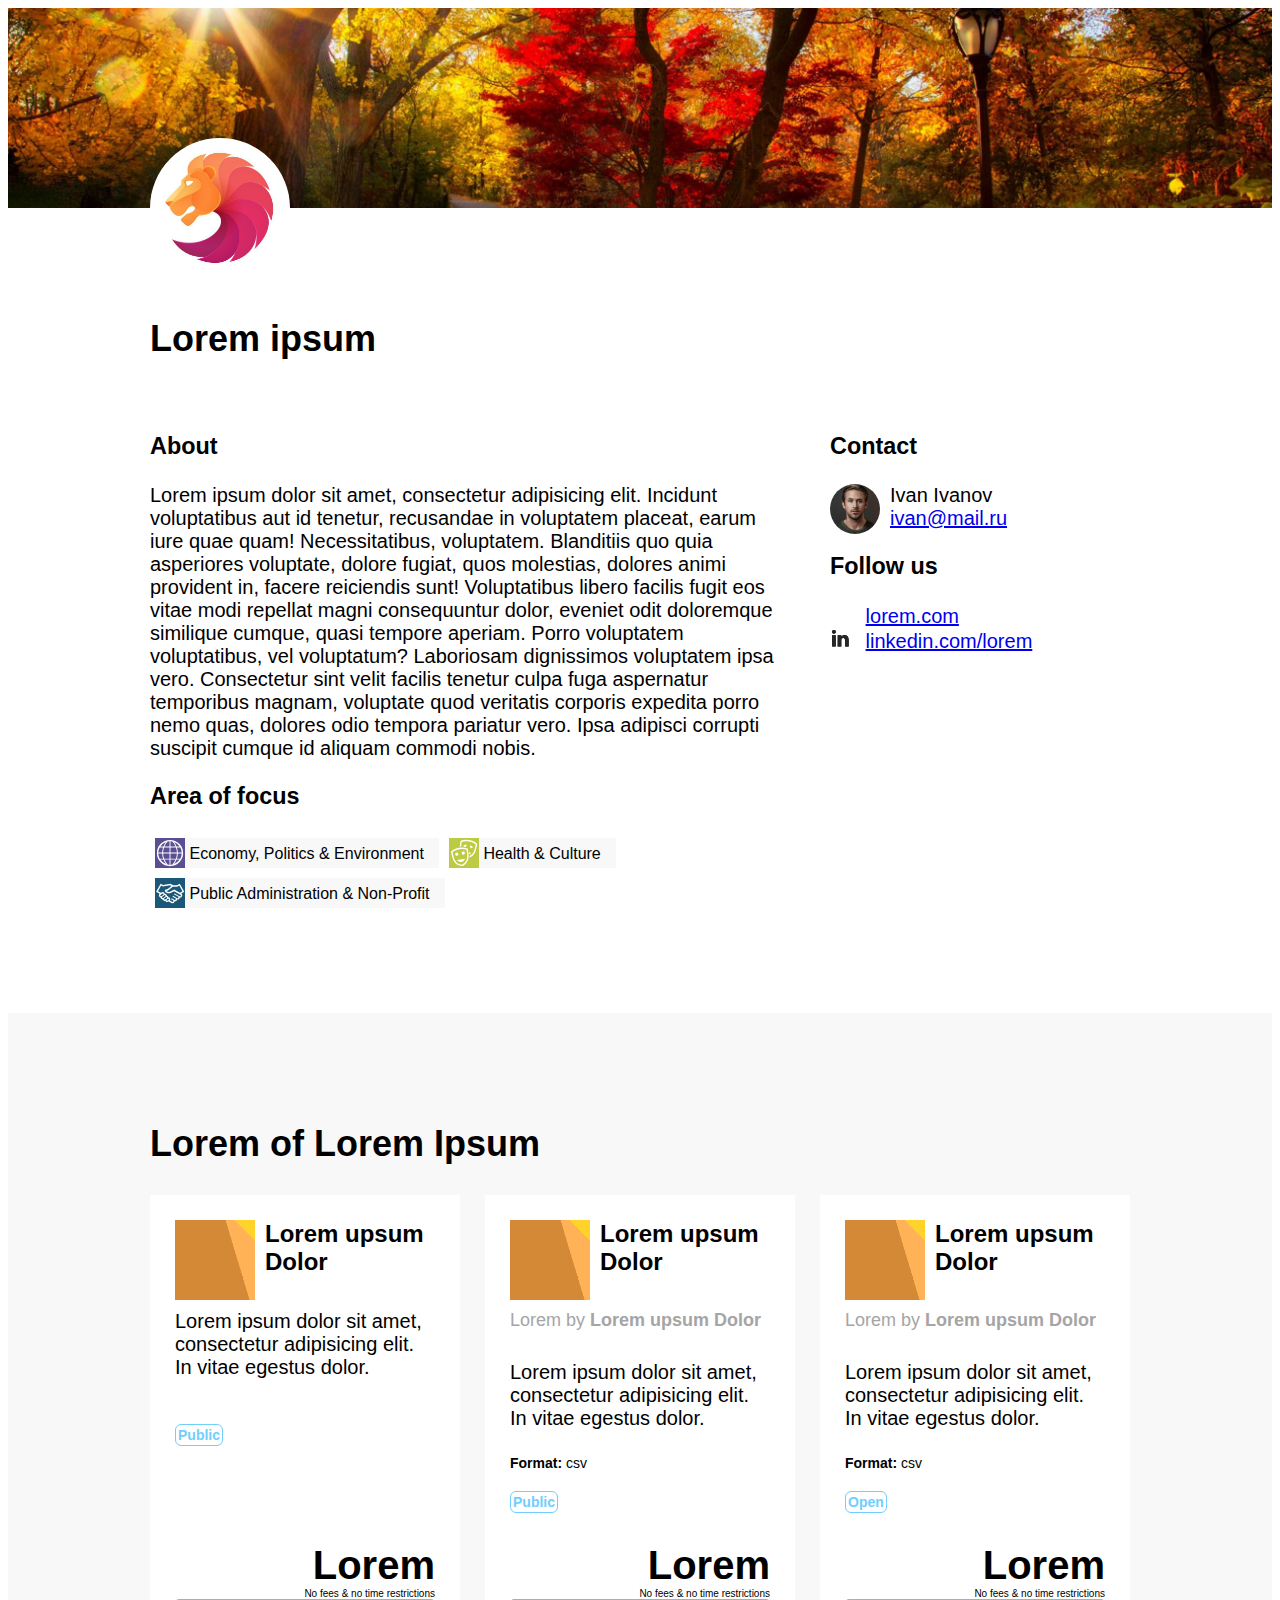
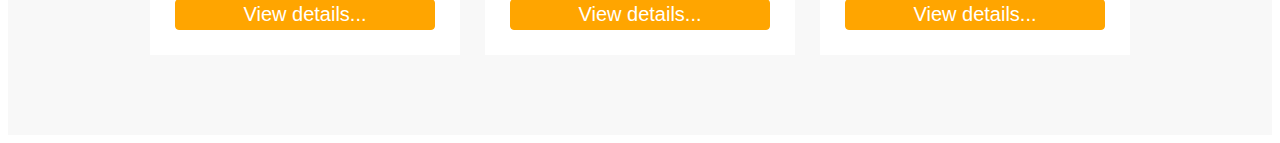
<file: 1. page-from-jpeg/index.html>
<!DOCTYPE html>
<html lang="en">

<head>
    <meta charset="UTF-8">
    <title>Lorem ipsum</title>
    <link rel="stylesheet" href="css/styles.css">
    <meta name="viewport" content="width=device-width, initial-scale=1.0">
</head>

<body>
    <header>
        <div class="section-container">
            <img src="assets/logo.jpg" alt="logo" class="logo">
        </div>
    </header>
    <main>
        <section id="core">
            <div class="section-container">
                <h2>Lorem ipsum</h2>
                <div class="flex-row">
                    <div>
                        <section>
                            <h3>About</h3>
                            <div>Lorem ipsum dolor sit amet, consectetur adipisicing elit. Incidunt voluptatibus aut id tenetur, recusandae in voluptatem placeat, earum iure quae quam! Necessitatibus, voluptatem. Blanditiis quo quia asperiores voluptate, dolore fugiat, quos molestias, dolores animi provident in, facere reiciendis sunt! Voluptatibus libero facilis fugit eos vitae modi repellat magni consequuntur dolor, eveniet odit doloremque similique cumque, quasi tempore aperiam. Porro voluptatem voluptatibus, vel voluptatum? Laboriosam dignissimos voluptatem ipsa vero. Consectetur sint velit facilis tenetur culpa fuga aspernatur temporibus magnam, voluptate quod veritatis corporis expedita porro nemo quas, dolores odio tempora pariatur vero. Ipsa adipisci corrupti suscipit cumque id aliquam commodi nobis.</div>
                        </section>
                        <section>
                            <h3>Area of focus</h3>
                            <div class="flex-wrap">
                                <div class="focus-item">
                                    <img src="assets/globe.svg" alt="globe">
                                    <span>Economy, Politics &amp; Environment</span>
                                </div>
                                <div class="focus-item">
                                    <img src="assets/culture.svg" alt="culture">
                                    <span>Health &amp; Culture</span>
                                </div>
                                <div class="focus-item">
                                    <img src="assets/handshake.svg" alt="handshake">
                                    <span>Public Administration &amp; Non-Profit</span>
                                </div>
                            </div>
                        </section>
                    </div>
                    <div>
                        <aside>
                            <h3>Contact</h3>
                            <div class="contact">
                                <img src="assets/gosling.jpg" alt="Ivan Ivanov"> Ivan Ivanov <br>
                                <a title="E-mail me" href="mailto:ivan@mail.ru?subject=Hello,%20Ivan!">ivan@mail.ru</a>
                            </div>
                        </aside>
                        <aside>
                            <h3>Follow us</h3>
                            <div class="social-link">
                                <img src="assets/internet.svg" alt="lorem.com">
                                <a href="#">lorem.com</a>
                            </div>
                            <div class="social-link">
                                <img src="assets/in.svg" alt="lorem.com">
                                <a href="#">linkedin.com/lorem</a>
                            </div>
                        </aside>
                    </div>
                </div>
            </div>
        </section>
        <section id="gallery">
            <div class="section-container">
                <h2>Lorem of Lorem Ipsum</h2>
                <div class="gallery-item-container">
                    <div class="gallery-item">
                        <img class="gallery-item_img" src="assets/item-logo.png" alt="item">
                        <h4 class="gallery-item_title">Lorem upsum Dolor</h4>
                        <div class="gallery-item_text">
                            Lorem ipsum dolor sit amet, consectetur adipisicing elit. In vitae egestus dolor.
                        </div>
                        <div class="gallery-item_tags">
                            <span class="gallery-item_tag">Public</span>
                        </div>
                        <div class="gallery-item_slogan">
                            Lorem
                        </div>
                        <div class="gallery-item_subscript">
                            No fees &amp; no time restrictions
                        </div>
                        <div class="gallery-item_button">
                            View details...
                        </div>
                    </div>
                    <div class="gallery-item">
                        <img class="gallery-item_img" src="assets/item-logo.png" alt="item">
                        <h4 class="gallery-item_title">Lorem upsum Dolor</h4>
                        <div class="gallery-item_author">
                            Lorem by <b>Lorem upsum Dolor</b>
                        </div>
                        <div class="gallery-item_text">
                            Lorem ipsum dolor sit amet, consectetur adipisicing elit. In vitae egestus dolor.
                        </div>
                        <div class="gallery-item_format">
                            <b>Format:</b> csv
                        </div>
                        <div class="gallery-item_tags">
                            <span class="gallery-item_tag">Public</span>
                        </div>
                        <div class="gallery-item_slogan">
                            Lorem
                        </div>
                        <div class="gallery-item_subscript">
                            No fees &amp; no time restrictions
                        </div>
                        <div class="gallery-item_button">
                            View details...
                        </div>
                    </div>
                    <div class="gallery-item">
                        <img class="gallery-item_img" src="assets/item-logo.png" alt="item">
                        <h4 class="gallery-item_title">Lorem upsum Dolor</h4>
                        <div class="gallery-item_author">
                            Lorem by <b>Lorem upsum Dolor</b>
                        </div>
                        <div class="gallery-item_text">
                            Lorem ipsum dolor sit amet, consectetur adipisicing elit. In vitae egestus dolor.
                        </div>
                        <div class="gallery-item_format">
                            <b>Format:</b> csv
                        </div>
                        <div class="gallery-item_tags">
                            <span class="gallery-item_tag">Open</span>
                        </div>
                        <div class="gallery-item_slogan">
                            Lorem
                        </div>
                        <div class="gallery-item_subscript">
                            No fees &amp; no time restrictions
                        </div>
                        <div class="gallery-item_button">
                            View details...
                        </div>
                    </div>
                </div>
            </div>
        </section>
    </main>
</body>

</html>
</file>
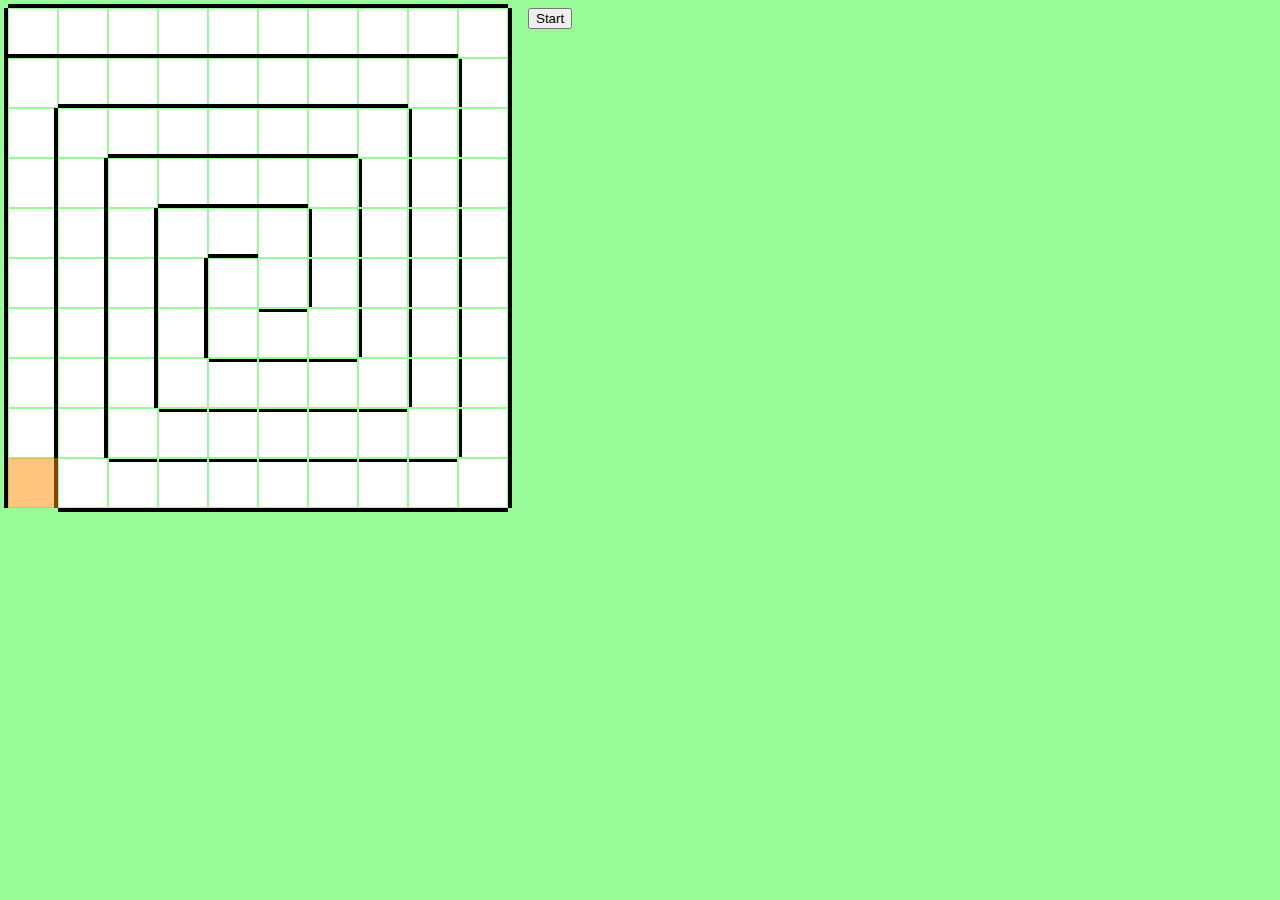
<file: 2. maze/index.html>
<!DOCTYPE html>
<html lang="en">
<head>
    <meta charset="UTF-8">
    <title>Go through the MAZE</title>
    <style>
        body {
            background-color: palegreen;
            display: flex;
            flex-flow: row nowrap;
        }

        .controls {
            display: flex;
            flex-direction: column;
            margin-left: 20px;
        }

        .result {
            display: inline-block;
            color: red;
            text-transform: uppercase;
            vertical-align: middle;
        }

        .result--success {
            color: green;
        }

        .start {
            display: inline-block;
            margin-bottom: 20px;
        }

        .field {
            position: relative;
            display: flex;
            flex-wrap: wrap;
            justify-content: flex-start;
            background-color: white;
            width: 500px;
            height: 500px;
            float: left;
        }

        .field__cell {
            flex-basis: 50px;
            height: 50px;
            box-shadow: inset 0 0 0 1px palegreen;
        }

        .field__cell--up {
            box-shadow: 0 -4px 0 0 black, inset 0 0 0 1px palegreen;
        }

        .field__cell--up-right {
            box-shadow: 0 -4px 0 0 black, 4px 0 0 0 black, inset 0 0 0 1px palegreen;
        }

        .field__cell--up-left {
            box-shadow: 0 -4px 0 0 black, -4px 0 0 black, inset 0 0 0 1px palegreen;
        }

        .field__cell--right {
            box-shadow: 4px 0 0 0 black, inset 0 0 0 1px palegreen;
        }

        .field__cell--down {
            box-shadow: 0 4px 0 0 black, inset 0 0 0 1px palegreen;
        }

        .field__cell--down-right {
            box-shadow: 0 4px 0 0 black, 4px 0 0 0 black, inset 0 0 0 1px palegreen;
        }

        .field__cell--down-left {
            box-shadow: 0 4px 0 0 black, -4px 0 0 black, inset 0 0 0 1px palegreen;
        }

        .field__cell--left {
            box-shadow: -4px 0 0 black, inset 0 0 0 1px palegreen;
        }

        .field__cell--target:after {
            content: "";
            display: block;
            height: 100%;
            width: 100%;
            background-color: darkorange;
            opacity: 0.5;
        }

        .piece {
            position: absolute;
            z-index: 1;
            width: 50px;
            height: 50px;
        }

        .piece:before, .piece:after {
            content: "";
            display: block;
            position: absolute;
            top: 50%;
            left: 50%;
            margin-left: -15px;
        }

        .piece:after {
            background-color: darkorange;
            border-radius: 7px;
            z-index: 1;
            width: 30px;
            height: 30px;
            box-shadow: 0 0 0 3px darkorange;
            margin-top: -15px;
        }

        .piece:before {
            background-color: transparent;
            z-index: 2;
            border: solid 15px transparent;
            width: 0;
            height: 0;
            border-bottom: solid 15px white;
            margin-top: -25px;
        }

    </style>
</head>
<body>
<div class="field">
    <div class="piece" style="top: 0; left: 0; display: none;"></div>
    <div class="field__cell field__cell--up-left"></div>
    <div class="field__cell field__cell--up"></div>
    <div class="field__cell field__cell--up"></div>
    <div class="field__cell field__cell--up"></div>
    <div class="field__cell field__cell--up"></div>
    <div class="field__cell field__cell--up"></div>
    <div class="field__cell field__cell--up"></div>
    <div class="field__cell field__cell--up"></div>
    <div class="field__cell field__cell--up"></div>
    <div class="field__cell field__cell--up-right"></div>

    <div class="field__cell field__cell--up-left"></div>
    <div class="field__cell field__cell--up"></div>
    <div class="field__cell field__cell--up"></div>
    <div class="field__cell field__cell--up"></div>
    <div class="field__cell field__cell--up"></div>
    <div class="field__cell field__cell--up"></div>
    <div class="field__cell field__cell--up"></div>
    <div class="field__cell field__cell--up"></div>
    <div class="field__cell field__cell--up-right"></div>
    <div class="field__cell field__cell--right"></div>

    <div class="field__cell field__cell--left"></div>
    <div class="field__cell field__cell--up-left"></div>
    <div class="field__cell field__cell--up"></div>
    <div class="field__cell field__cell--up"></div>
    <div class="field__cell field__cell--up"></div>
    <div class="field__cell field__cell--up"></div>
    <div class="field__cell field__cell--up"></div>
    <div class="field__cell field__cell--up-right"></div>
    <div class="field__cell field__cell--right"></div>
    <div class="field__cell field__cell--right"></div>

    <div class="field__cell field__cell--left"></div>
    <div class="field__cell field__cell--left"></div>
    <div class="field__cell field__cell--up-left"></div>
    <div class="field__cell field__cell--up"></div>
    <div class="field__cell field__cell--up"></div>
    <div class="field__cell field__cell--up"></div>
    <div class="field__cell field__cell--up-right"></div>
    <div class="field__cell field__cell--right"></div>
    <div class="field__cell field__cell--right"></div>
    <div class="field__cell field__cell--right"></div>

    <div class="field__cell field__cell--left"></div>
    <div class="field__cell field__cell--left"></div>
    <div class="field__cell field__cell--left"></div>
    <div class="field__cell field__cell--up-left"></div>
    <div class="field__cell field__cell--up"></div>
    <div class="field__cell field__cell--up-right"></div>
    <div class="field__cell field__cell--right"></div>
    <div class="field__cell field__cell--right"></div>
    <div class="field__cell field__cell--right"></div>
    <div class="field__cell field__cell--right"></div>

    <div class="field__cell field__cell--left"></div>
    <div class="field__cell field__cell--left"></div>
    <div class="field__cell field__cell--left"></div>
    <div class="field__cell field__cell--left"></div>
    <div class="field__cell field__cell--up-left"></div>
    <div class="field__cell field__cell--down-right"></div>
    <div class="field__cell field__cell--right"></div>
    <div class="field__cell field__cell--right"></div>
    <div class="field__cell field__cell--right"></div>
    <div class="field__cell field__cell--right"></div>

    <div class="field__cell field__cell--left"></div>
    <div class="field__cell field__cell--left"></div>
    <div class="field__cell field__cell--left"></div>
    <div class="field__cell field__cell--left"></div>
    <div class="field__cell field__cell--down-left"></div>
    <div class="field__cell field__cell--down"></div>
    <div class="field__cell field__cell--down-right"></div>
    <div class="field__cell field__cell--right"></div>
    <div class="field__cell field__cell--right"></div>
    <div class="field__cell field__cell--right"></div>

    <div class="field__cell field__cell--left"></div>
    <div class="field__cell field__cell--left"></div>
    <div class="field__cell field__cell--left"></div>
    <div class="field__cell field__cell--down-left"></div>
    <div class="field__cell field__cell--down"></div>
    <div class="field__cell field__cell--down"></div>
    <div class="field__cell field__cell--down"></div>
    <div class="field__cell field__cell--down-right"></div>
    <div class="field__cell field__cell--right"></div>
    <div class="field__cell field__cell--right"></div>

    <div class="field__cell field__cell--left"></div>
    <div class="field__cell field__cell--left"></div>
    <div class="field__cell field__cell--down-left"></div>
    <div class="field__cell field__cell--down"></div>
    <div class="field__cell field__cell--down"></div>
    <div class="field__cell field__cell--down"></div>
    <div class="field__cell field__cell--down"></div>
    <div class="field__cell field__cell--down"></div>
    <div class="field__cell field__cell--down-right"></div>
    <div class="field__cell field__cell--right"></div>

    <div class="field__cell field__cell--left field__cell--target"></div>
    <div class="field__cell field__cell--down-left"></div>
    <div class="field__cell field__cell--down"></div>
    <div class="field__cell field__cell--down"></div>
    <div class="field__cell field__cell--down"></div>
    <div class="field__cell field__cell--down"></div>
    <div class="field__cell field__cell--down"></div>
    <div class="field__cell field__cell--down"></div>
    <div class="field__cell field__cell--down"></div>
    <div class="field__cell field__cell--down-right"></div>
</div>

<div class="controls">
    <div>
        <button class="start">Start</button>
    </div>
    <div class="result"></div>
</div>

<script>
    const successResult = 'success!';
    const failResult = 'fail!';
    const successModifier = 'result--success';
    const start = document.querySelector('.start');
    const result = document.querySelector('.result');
    const fieldElement = document.querySelector('.field');
    const cellsElements = document.querySelectorAll('.field__cell');
    const pieceElement = document.querySelector('.piece');
    const directionNames = ['up', 'right', 'down', 'left'];
    let stepper;

    class Field {
        constructor() {
            this.field = fieldElement;
            this.cells = cellsElements;
            this.opposites = {
                'up': 'down',
                'down': 'up',
                'left': 'right',
                'right': 'left'
            }
        }

        onTheSameRow(current, next) {
            return (current - current % 10) / 10 === (next - next % 10) / 10
        }

        findNextCell(currentIndex, direction) {
            let nextIndex = currentIndex;

            switch (direction) {
                case 'up':
                    nextIndex = currentIndex - 10;
                    if (nextIndex < 0) {
                        nextIndex = -1;
                    }
                    break;

                case 'right':
                    nextIndex = currentIndex + 1;
                    if (!this.onTheSameRow(currentIndex, nextIndex)) {
                        nextIndex = -1;
                    }
                    break;

                case 'down':
                    nextIndex = currentIndex + 10;
                    if (nextIndex > 100) {
                        nextIndex = -1;
                    }
                    break;

                case 'left':
                    nextIndex = currentIndex - 1;
                    if (!this.onTheSameRow(currentIndex, nextIndex)) {
                        nextIndex = -1;
                    }
                    break;

                default:
                    nextIndex = -1;
                    break;
            }

            return this.cells[nextIndex];
        }

        isTheWallThere(position, direction) {
            let cellIndex = position.top * 10 + position.left;
            let cell = this.cells[cellIndex];
            let nextCell = this.findNextCell(cellIndex, direction);

            return (
                (cell.classList.toString().indexOf(direction) !== -1) ||
                (typeof nextCell === 'undefined') ||
                (nextCell.classList.toString().indexOf(this.opposites[direction]) !== -1)
            );
        }
    }

    function createPiece () {

        let field = new Field();

        let rotatePiece = direction => {
            let dir = direction;
            moves.unshift(function () {
                pieceElement.style.transform = 'rotate(' + dir * 90 + 'deg)';
            })
        };

        let movePiece = position => {
            let top = (position.top) * 50;
            let left = (position.left) * 50;

            moves.unshift(function () {
                pieceElement.style.top = top + 'px';
                pieceElement.style.left = left + 'px';
            })
        };

        let isPieceOut = () => {
            return pieceElement.style.top === '450px' && pieceElement.style.left === '0px';
        };

        let direction = Math.floor(Math.random() * directionNames.length);
        let stepsCount = 0;
        let turnsCount = 0;
        let moves = [];
        let position = {
            left: Math.floor(Math.random() * 10),
            top: Math.floor(Math.random() * 10)
        };

        let piecePublicApi = {
            isOut() {
                return position.top == 9 && position.left == 0;
            },

            isThereWay() {
                const isTheWallThere = field.isTheWallThere(position, directionNames[direction]);
                return !isTheWallThere
            },

            turnLeft() {
                turnsCount += 1;
                direction -= 1;
                direction = direction < 0 ? 3 : direction;
                rotatePiece(direction);
            },

            turnRight() {
                turnsCount += 1;
                direction += 1;
                direction = direction > 3 ? 0 : direction;
                rotatePiece(direction);
            },

            goForward() {
                stepsCount += 1;
                if (!this.isThereWay()) {
                    return false;
                }

                switch (direction) {
                    case 0:
                        position.top -= 1;
                        break;
                    case 1:
                        position.left += 1;
                        break;
                    case 2:
                        position.top += 1;
                        break;
                    case 3:
                        position.left -= 1;
                        break;
                    default:
                        return false
                }

                movePiece(position);
            }
        };

        stepper = setInterval(() => {
            let nextMove = moves.pop();
            if (typeof nextMove === 'function') {
                nextMove();
            } else {
                let success = isPieceOut();

                if (success) {
                    result.textContent = successResult;
                    result.classList.add(successModifier);
                } else {
                    result.textContent = failResult;
                    result.classList.remove(successModifier);
                }

                clearInterval(stepper);
                console.log({stepsCount, turnsCount});
            }
        }, 200);

        pieceElement.style.top = position.top * 50 + 'px';
        pieceElement.style.left = position.left * 50 + 'px';
        pieceElement.style.transform = 'rotate(' + direction * 90 + 'deg)';
        pieceElement.style.display = 'block';

        return piecePublicApi;
    }

    function resetField() {
        clearInterval(stepper);
        result.textContent = '';
        result.classList.remove(successModifier);
    }

    function escapePlan() {
        const piece = createPiece();
        let directionLeft = true;
		while(!piece.isOut()) {
			if (piece.isThereWay()) {
				piece.goForward();
			} else {
				if (directionLeft) {
					piece.turnLeft();
					if (!piece.isThereWay()) {
						directionLeft = false;
						piece.turnLeft();
						piece.turnLeft();
					}
				} else {
					piece.turnRight();
					if (!piece.isThereWay()) {
						directionLeft = true;
						piece.turnRight();
						piece.turnRight();
					}
				}
			}
		}
    }

    function main() {
        resetField();
        escapePlan();
    }

    start.addEventListener('click', main);

</script>
</body>
</html>
</file>
<file: 1. page-from-jpeg/css/styles.css>
/* Generated by less 2.5.1 */
body {
  font-family: sans-serif, Arial;
  font-size: 20px;
}
h2 {
  font-size: 1.8em;
}
section {
  width: 100%;
}
@media (max-width: 1024px) {
  .section-container {
    margin: 20px;
    padding: 30px 0;
    box-sizing: border-box;
  }
}
@media (min-width: 1024px) {
  .section-container {
    width: 980px;
    margin: 0 auto;
    padding: 80px 0;
  }
}
header {
  background-image: url(../assets/background-image.jpg);
}
@media (max-width: 576px) {
  header {
    height: 95px;
    background-size: 100% auto;
    background-position-y: -280px;
  }
}
@media (min-width: 576px) and (max-width: 1024px) {
  header {
    height: 95px;
    background-size: 100% auto;
    background-position-y: -280px;
  }
}
@media (min-width: 1024px) {
  header {
    height: 200px;
    background-size: 100% auto;
    background-position-y: -280px;
  }
}
@media (max-width: 576px) {
  .logo {
    width: 90px;
    height: 90px;
    border-radius: 45px;
    margin: 20px 0;
  }
}
@media (min-width: 576px) and (max-width: 1024px) {
  .logo {
    width: 120px;
    height: 120px;
    border-radius: 60px;
  }
}
@media (min-width: 1024px) {
  .logo {
    width: 140px;
    height: 140px;
    border-radius: 70px;
    margin: 50px 0;
  }
}
.flex-row {
  display: flex;
  flex-direction: row;
  justify-content: space-between;
  margin: 0 -20px;
}
.flex-row > * {
  margin: 20px;
}
.flex-wrap {
  display: flex;
  flex-wrap: wrap;
  justify-content: flex-start;
}
.focus-item {
  background-color: #f8f8f8;
  height: 30px;
  font-size: 0.8em;
  margin: 5px;
  padding-right: 15px;
}
.focus-item img {
  width: 30px;
  height: 30px;
}
.focus-item span {
  display: inline-block;
  padding-bottom: 20px;
  vertical-align: middle;
}
.contact {
  min-width: 300px;
}
.contact img {
  width: 50px;
  height: 50px;
  margin-right: 10px;
  border-radius: 25px;
  float: left;
}
.social-link img {
  width: 20px;
  height: 20px;
  margin-right: 10px;
}
#gallery {
  background-color: #f8f8f8;
}
@media (min-width: 1025px) {
  .gallery-item-container {
    display: flex;
    flex-direction: row;
    justify-content: space-between;
  }
}
.gallery-item {
  display: grid;
  background-color: #ffffff;
}
@media (max-width: 768px) {
  .gallery-item {
    width: 100%;
    padding: 25px;
    margin: 10px 0;
    box-sizing: border-box;
    grid-template-columns: 90px auto auto;
    grid-template-rows: 90px auto auto;
    grid-template-areas: "img       title    title" "author    author   author" "tag       tag      slogan";
  }
}
@media (min-width: 768px) and (max-width: 1024px) {
  .gallery-item {
    width: 100%;
    padding: 25px;
    margin: 10px 0;
    box-sizing: border-box;
    grid-template-columns: 90px auto 260px;
    grid-template-rows: 20px 70px auto auto auto;
    grid-template-areas: "img       title    format" "img       title    tag" "author    author   author" "text      text     slogan" "text      text     subscript" "text      text     button";
  }
}
@media (min-width: 1024px) {
  .gallery-item {
    width: 310px;
    height: 460px;
    padding: 25px;
    box-sizing: border-box;
    grid-template-columns: 90px 170px auto;
    grid-template-rows: 90px auto auto auto 1fr auto auto auto;
    grid-template-areas: "img       title" "author    author" "text      text" "format    format" "tag       tag" "slogan    slogan" "subscript subscript" "button    button";
  }
}
.gallery-item_img {
  grid-area: img;
  display: block;
  width: 80px;
  height: 80px;
}
.gallery-item_title {
  grid-area: title;
  font-size: 1.2em;
  font-weight: bold;
  margin: 0px;
}
.gallery-item_author {
  grid-area: author;
  font-size: 0.9em;
  color: #a5a5a5;
}
@media (max-width: 768px) {
  .gallery-item_author {
    margin-bottom: 25px;
  }
}
@media (min-width: 768px) {
  .gallery-item_author {
    margin-bottom: 30px;
  }
}
.gallery-item_text {
  grid-area: text;
  margin-bottom: 25px;
}
@media (max-width: 768px) {
  .gallery-item_text {
    display: none;
  }
}
.gallery-item_format {
  grid-area: format;
  font-size: 0.7em;
}
@media (max-width: 768px) {
  .gallery-item_format {
    display: none;
  }
}
.gallery-item_tags {
  grid-area: tag;
}
@media (min-width: 768px) {
  .gallery-item_tags {
    margin: 18px 0;
  }
}
.gallery-item_tag {
  font-size: 0.7em;
  font-weight: 600;
  color: #72cefd;
  padding: 2px;
  border: 1px solid #72cefd;
  border-radius: 6px;
}
.gallery-item_slogan {
  grid-area: slogan;
  align-self: end;
  justify-self: end;
  font-weight: bold;
}
@media (max-width: 768px) {
  .gallery-item_slogan {
    font-size: 1.2em;
  }
}
@media (min-width: 768px) {
  .gallery-item_slogan {
    font-size: 2em;
  }
}
.gallery-item_subscript {
  grid-area: subscript;
  align-self: end;
  justify-self: end;
  font-size: 0.5em;
}
@media (max-width: 768px) {
  .gallery-item_subscript {
    display: none;
  }
}
.gallery-item_button {
  grid-area: button;
  align-self: end;
  display: block;
  text-align: center;
  padding: 3px;
  background-color: #ffa500;
  border: 1px solid #ffa500;
  border-radius: 4px;
  color: white;
  text-decoration: none;
}
@media (max-width: 768px) {
  .gallery-item_button {
    display: none;
  }
}
</file>
